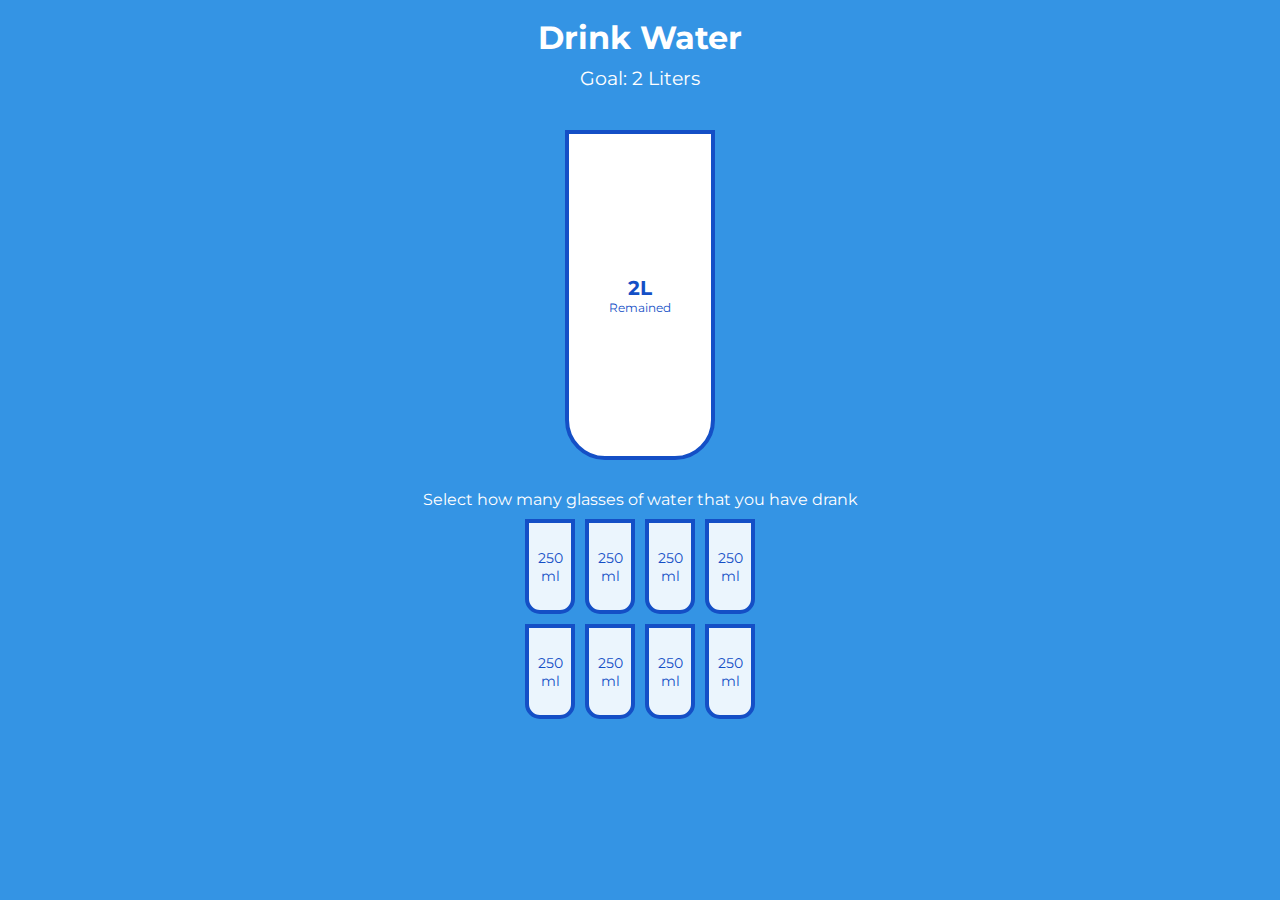
<file: DrinkWater/index.html>
<!DOCTYPE html>
<!DOCTYPE html>
<html lang="en" dir="ltr">
  <head>
    <meta charset="utf-8"/>
    <meta name="viewport" content="width=device-width,initial-scale=1.0"/>
    <link rel="stylesheet" href="./css/drinkWater.css"/>
    <title>Drink Water</title>
  </head>
  <body>
    <h1>Drink Water</h1>
    <h3>Goal: 2 Liters</h3>
    <div class="cup">
      <div class="remained" id="remained">
        <span id="litres"></span>
        <small>Remained</small>
      </div>
      <div class="percentage" id="percentage">

      </div>
    </div>
    <p class="text">Select how many glasses of water that you have drank</p>
    <div class="cups">
      <div class="cup cup-small">250 ml</div>
      <div class="cup cup-small">250 ml</div>
      <div class="cup cup-small">250 ml</div>
      <div class="cup cup-small">250 ml</div>
      <div class="cup cup-small">250 ml</div>
      <div class="cup cup-small">250 ml</div>
      <div class="cup cup-small">250 ml</div>
      <div class="cup cup-small">250 ml</div>

    </div>
 <script src="DrinkWater.js"></script>
  </body>
</html>
</file>
<file: DrinkWater/css/drinkWater.css>
@import url('https://fonts.googleapis.com/css2?family=Montserrat:ital,wght@0,300;1,200;400,600&display=swap');
*{
  box-sizing: border-box;
}
:root{
  --border-color:#144fc6;
 --fill-color:#6ab3f8;
}
body{
  background-color: #3494e4;
  color: #fff;
  font-family: 'Montserrat', sans-serif;
  display: flex;
  flex-direction: column;
  align-items: center;
  margin-bottom: 40px;
}
h1{
  margin: 10px 0 0;
}
h3{
  font-weight: 400;
  margin: 10px 0;
}
.cup{
  background-color: #fff;
  border:4px solid var(--border-color);
  color:var(--border-color);
  border-radius: 0 0 40px 40px;
  height: 330px;
  width:150px;
  margin: 30px 0;
  display: flex;
  flex-direction: column;
  overflow: hidden;
}
.cup.cup-small{
  width: 50px;
  height: 95px;
  border-radius: 0 0 15px 15px;
  background-color: rgba(255,255,255,0.9);
  cursor: pointer;
  font-size: 14px;
  align-items: center;
  justify-content: center;
  text-align: center;
  margin: 5px;
  transition: 0.3s ease;

}
.cup.cup-small.full{
  background-color: var(--fill-color);
  color: #fff;
}
.cups{
  display: flex;
  flex-wrap: wrap;
  width: 280px;
  align-items: center;
  justify-content:center;

}
.remained{
  display: flex;
  align-items: center;
  justify-content:center;
  text-align: center;
  flex-direction: column;
  flex: 1;
  transition: 0.3s ease;
}
.remained span{
  font-size: 20px;
  font-weight: bold;
}
.remained small{
  font-size: 12px;
}
.percentage{
  background-color: var(--fill-color);
  font-size: 30px;
  display: flex;
  align-items: center;
  justify-content: center;
  font-weight: bold;
  height:0;
  transition: 0.3s ease;
}
.text{
  text-align: center;
  margin: 0 0 5px;
}
</file>
